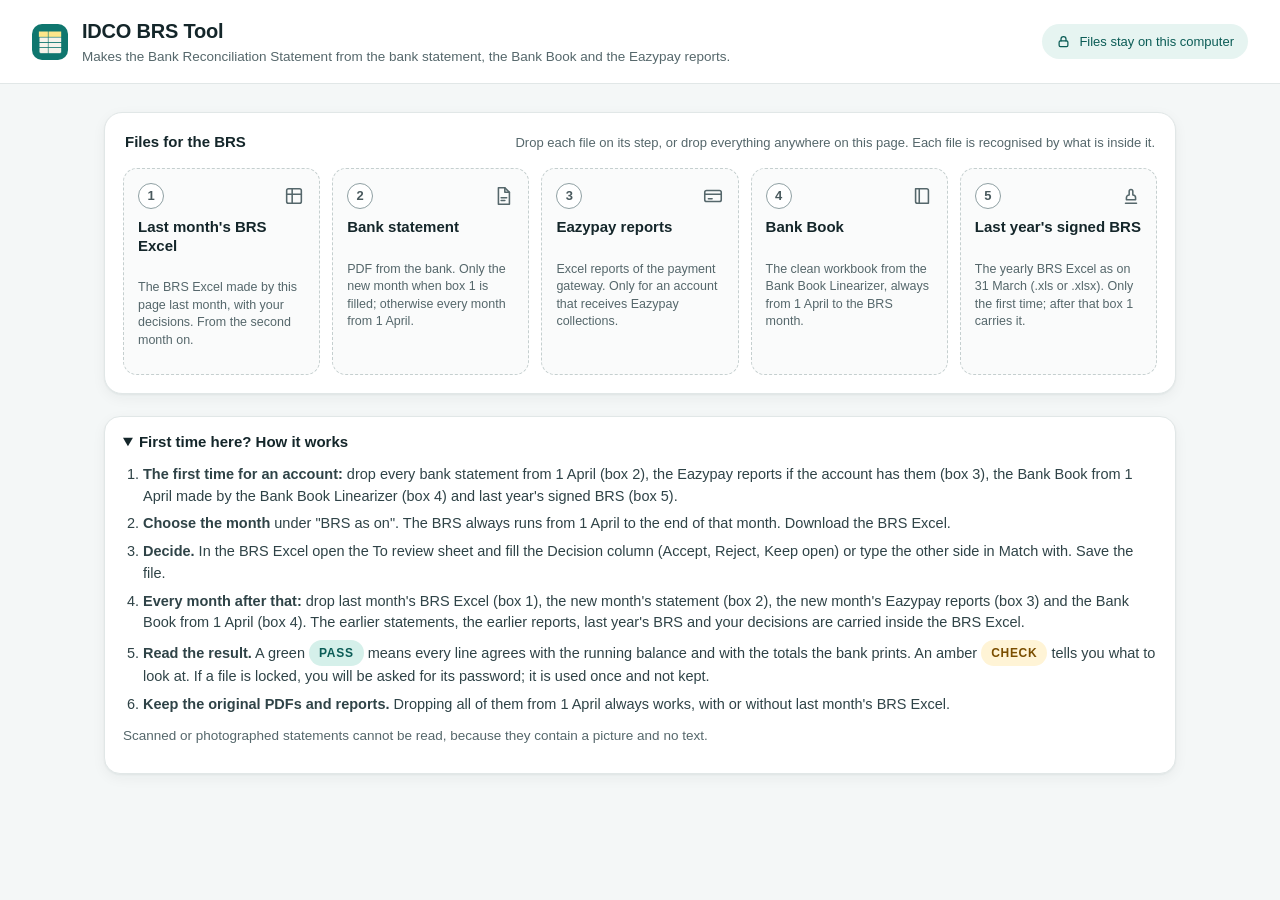
<file: index.html>
<!DOCTYPE html>
<html lang="en">
<head>
  <meta charset="utf-8">
  <title>IDCO BRS Tool</title>
  <meta http-equiv="refresh" content="0; url=app/page.html">
</head>
<body style="font-family: system-ui, sans-serif; padding: 2rem;">
  <p>Opening the tool… If nothing happens, <a href="app/page.html">click here</a>.</p>
</body>
</html>
</file>
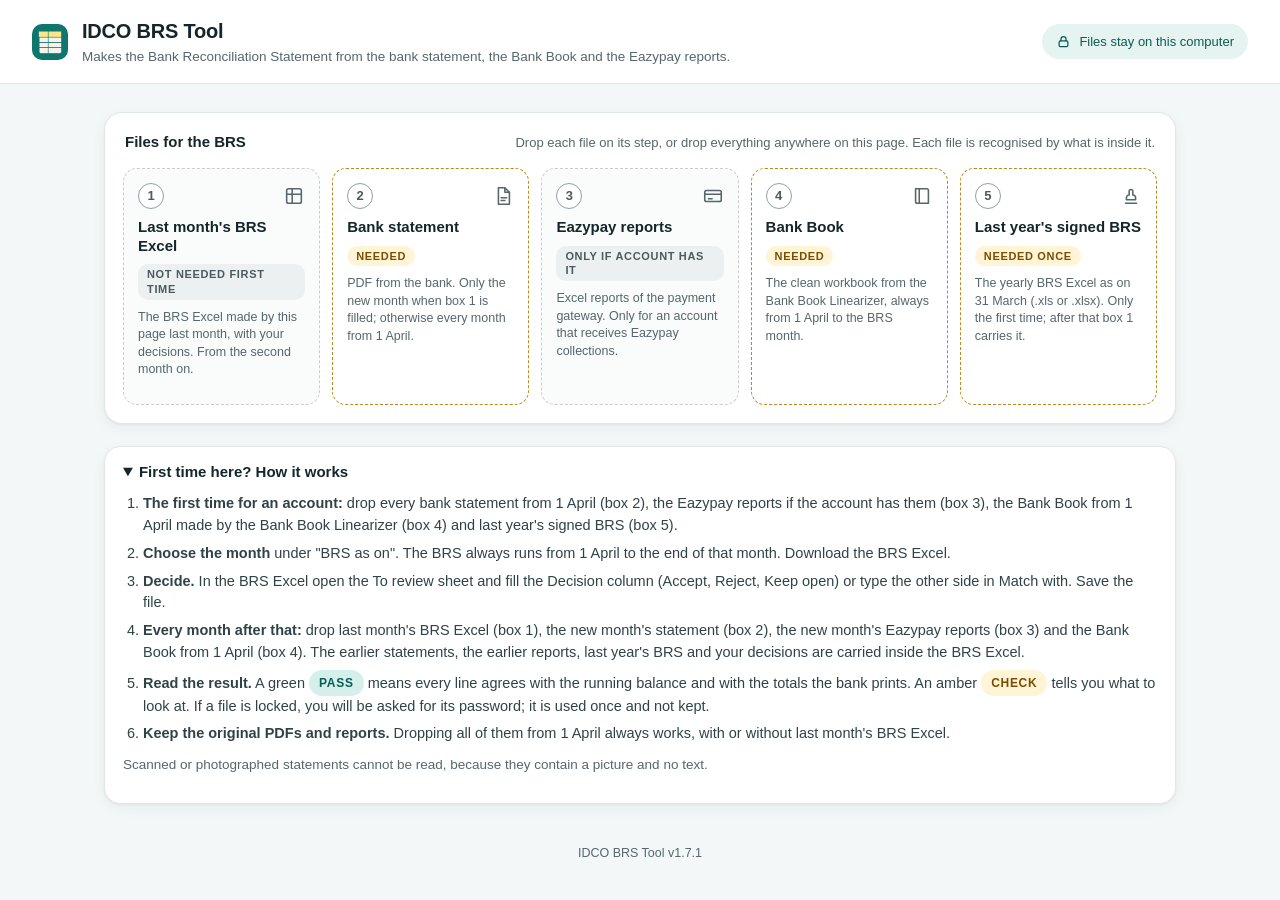
<file: app/page.html>
<!DOCTYPE html>
<html lang="en">
<head>
  <meta charset="utf-8">
  <meta name="viewport" content="width=device-width, initial-scale=1">
  <title>IDCO BRS Tool</title>
  <link rel="icon" href="../icons/icon48.png">
  <link rel="stylesheet" href="page.css">
</head>
<body>
  <header class="top">
    <div class="brand">
      <img src="../icons/icon48.png" alt="" width="36" height="36">
      <div>
        <h1>IDCO BRS Tool</h1>
        <p>Makes the Bank Reconciliation Statement from the bank statement, the Bank Book and the Eazypay reports.</p>
      </div>
    </div>
    <div class="private" title="The files are read by this page on your own computer. Nothing is uploaded."><svg aria-hidden="true" width="15" height="15" viewBox="0 0 24 24" fill="none" stroke="currentColor" stroke-width="2" stroke-linecap="round" stroke-linejoin="round"><rect x="5" y="11" width="14" height="9" rx="2"></rect><path d="M8 11V8a4 4 0 0 1 8 0v3"></path></svg><span>Files stay on this computer</span></div>
  </header>

  <main>
    <section id="drop" class="boxes" aria-label="Files for the BRS">
      <div class="boxes-head"><b>Files for the BRS</b><span>Drop each file on its step, or drop everything anywhere on this page. Each file is recognised by what is inside it.</span></div>
      <div class="boxgrid">
        <div class="box" data-kind="last" tabindex="0" role="button"><div class="box-top"><span class="box-no">1</span><svg class="box-icon" aria-hidden="true" width="22" height="22" viewBox="0 0 24 24" fill="none" stroke="currentColor" stroke-width="1.7" stroke-linecap="round" stroke-linejoin="round"><rect x="4" y="4" width="16" height="16" rx="2"></rect><path d="M4 10h16"></path><path d="M10 4v16"></path></svg></div><div class="box-title">Last month's BRS Excel</div><span class="pill" data-pill></span><div class="box-sub">The BRS Excel made by this page last month, with your decisions. From the second month on.</div><ul class="box-files"></ul></div>
        <div class="box" data-kind="stmt" tabindex="0" role="button"><div class="box-top"><span class="box-no">2</span><svg class="box-icon" aria-hidden="true" width="22" height="22" viewBox="0 0 24 24" fill="none" stroke="currentColor" stroke-width="1.7" stroke-linecap="round" stroke-linejoin="round"><path d="M7 3h7l5 5v13H7z"></path><path d="M14 3v5h5"></path><path d="M10 14h6"></path><path d="M10 17h4"></path></svg></div><div class="box-title">Bank statement</div><span class="pill" data-pill></span><div class="box-sub">PDF from the bank. Only the new month when box 1 is filled; otherwise every month from 1 April.</div><ul class="box-files"></ul></div>
        <div class="box" data-kind="ezy" tabindex="0" role="button"><div class="box-top"><span class="box-no">3</span><svg class="box-icon" aria-hidden="true" width="22" height="22" viewBox="0 0 24 24" fill="none" stroke="currentColor" stroke-width="1.7" stroke-linecap="round" stroke-linejoin="round"><rect x="3" y="6" width="18" height="12" rx="2"></rect><path d="M3 10h18"></path><path d="M7 15h4"></path></svg></div><div class="box-title">Eazypay reports</div><span class="pill" data-pill></span><div class="box-sub">Excel reports of the payment gateway. Only for an account that receives Eazypay collections.</div><ul class="box-files"></ul></div>
        <div class="box" data-kind="book" tabindex="0" role="button"><div class="box-top"><span class="box-no">4</span><svg class="box-icon" aria-hidden="true" width="22" height="22" viewBox="0 0 24 24" fill="none" stroke="currentColor" stroke-width="1.7" stroke-linecap="round" stroke-linejoin="round"><path d="M5 4h12a2 2 0 0 1 2 2v14H7a2 2 0 0 1-2-2z"></path><path d="M9 4v16"></path></svg></div><div class="box-title">Bank Book</div><span class="pill" data-pill></span><div class="box-sub">The clean workbook from the Bank Book Linearizer, always from 1 April to the BRS month.</div><ul class="box-files"></ul></div>
        <div class="box" data-kind="brs" tabindex="0" role="button"><div class="box-top"><span class="box-no">5</span><svg class="box-icon" aria-hidden="true" width="22" height="22" viewBox="0 0 24 24" fill="none" stroke="currentColor" stroke-width="1.7" stroke-linecap="round" stroke-linejoin="round"><path d="M6 20h12"></path><path d="M7 16h10v-2a3 3 0 0 0-3-3V7a2 2 0 0 0-4 0v4a3 3 0 0 0-3 3z"></path></svg></div><div class="box-title">Last year's signed BRS</div><span class="pill" data-pill></span><div class="box-sub">The yearly BRS Excel as on 31 March (.xls or .xlsx). Only the first time; after that box 1 carries it.</div><ul class="box-files"></ul></div>
      </div>
      <input id="file" type="file" accept="application/pdf,.pdf,.xlsx,.xls" multiple hidden>
    </section>

    <section id="notices" class="notices" hidden></section>

    <section id="progress" class="progress" hidden>
      <div class="bar"><div id="barfill" class="barfill"></div></div>
      <div id="progtext" class="progtext">Reading…</div>
    </section>

    <section id="problems" class="problems" hidden></section>

    <section id="toolbar" class="toolbar" hidden>
      <div id="summaryline" class="summaryline"></div>
      <div class="spacer"></div>
      <button id="dlall" class="btn primary" hidden>Download all Excel files</button>
      <button id="reset" class="btn ghost">Start again</button>
    </section>

    <section id="accounts" class="accounts"></section>

    <details class="how" id="how" open>
      <summary>First time here? How it works</summary>
      <ol>
        <li><b>The first time for an account:</b> drop every bank statement from 1 April (box 2), the Eazypay reports if the account has them (box 3), the Bank Book from 1 April made by the Bank Book Linearizer (box 4) and last year's signed BRS (box 5).</li>
        <li><b>Choose the month</b> under "BRS as on". The BRS always runs from 1 April to the end of that month. Download the BRS Excel.</li>
        <li><b>Decide.</b> In the BRS Excel open the To review sheet and fill the Decision column (Accept, Reject, Keep open) or type the other side in Match with. Save the file.</li>
        <li><b>Every month after that:</b> drop last month's BRS Excel (box 1), the new month's statement (box 2), the new month's Eazypay reports (box 3) and the Bank Book from 1 April (box 4). The earlier statements, the earlier reports, last year's BRS and your decisions are carried inside the BRS Excel.</li>
        <li><b>Read the result.</b> A green <span class="pill pass">PASS</span> means every line agrees with the running balance and with the totals the bank prints. An amber <span class="pill check">CHECK</span> tells you what to look at. If a file is locked, you will be asked for its password; it is used once and not kept.</li>
        <li><b>Keep the original PDFs and reports.</b> Dropping all of them from 1 April always works, with or without last month's BRS Excel.</li>
      </ol>
      <p class="fine">Scanned or photographed statements cannot be read, because they contain a picture and no text.</p>
    </details>
  </main>

  <div id="pwmodal" class="modal" hidden>
    <div class="modal-card" role="dialog" aria-modal="true" aria-labelledby="pwtitle">
      <h3 id="pwtitle">This statement is locked</h3>
      <p id="pwfile" class="pwfile"></p>
      <p id="pwmsg" class="pwmsg">Type the password given by the bank to open it.</p>
      <input id="pwinput" type="password" autocomplete="off" placeholder="Password">
      <label class="showpw"><input id="pwshow" type="checkbox"> Show password</label>
      <div class="modal-actions">
        <button id="pwskip" class="btn ghost">Skip this file</button>
        <button id="pwok" class="btn primary">Open</button>
      </div>
    </div>
  </div>

  <footer class="foot"><span id="ver"></span></footer>

  <script src="../lib/pdf.min.js"></script>
  <script src="../lib/pdf.worker.min.js"></script>
  <script src="../lib/exceljs.min.js"></script>
  <script src="../lib/xlsx.full.min.js"></script>
  <script src="../core/pdftext.js"></script>
  <script src="../core/reader.js"></script>
  <script src="../core/classify.js"></script>
  <script src="../core/merge.js"></script>
  <script src="../core/workbook.js"></script>
  <script src="../core/inputs.js"></script>
  <script src="../core/reconcile.js"></script>
  <script src="../core/scenarios.js"></script>
  <script src="../core/decisions.js"></script>
  <script src="../core/opening.js"></script>
  <script src="../core/brs.js"></script>
  <script src="../core/carry.js"></script>
  <script src="../core/reconbook.js"></script>
  <script src="page.js"></script>
</body>
</html>
</file>
<file: app/page.css>
:root {
  --paper: #f4f7f7; --card: #ffffff; --ink: #14262a; --muted: #55676b; --line: #e1e7e7; --soft: #eef2f2;
  --teal: #0f766e; --teal-dark: #0b5c56; --teal-soft: #e6f4f1; --teal-line: #9ccfc8;
  --pass-bg: #d5f0ea; --pass-ink: #0b5c56; --check-bg: #fff4d6; --check-ink: #7a4e00; --check-line: #e9cf8a; --bad-bg: #fde7e2; --bad-ink: #8c2b14;
  --shadow: 0 1px 2px rgba(20, 38, 42, .05), 0 4px 14px rgba(20, 38, 42, .05);
}
* { box-sizing: border-box; }
html, body { margin: 0; }
body { background: var(--paper); color: var(--ink); font: 15px/1.5 Inter, -apple-system, "Segoe UI", Roboto, "Helvetica Neue", Arial, sans-serif; }
[hidden] { display: none !important; }

.top { display: flex; align-items: center; justify-content: space-between; gap: 20px; padding: 16px 32px; border-bottom: 1px solid var(--line); background: var(--card); flex-wrap: wrap; }
.brand { display: flex; align-items: center; gap: 14px; }
.brand img { border-radius: 10px; }
.brand h1 { margin: 0; font-size: 20px; font-weight: 700; letter-spacing: -0.01em; }
.brand p { margin: 1px 0 0; color: var(--muted); font-size: 13.5px; }
.private { display: flex; align-items: center; gap: 8px; font-size: 13px; font-weight: 500; color: var(--teal-dark); background: var(--teal-soft); padding: 8px 14px; border-radius: 999px; white-space: nowrap; }

main { max-width: 1120px; margin: 0 auto; padding: 28px 24px 40px; }

/* the five steps */
.boxes { border: 1px solid var(--line); border-radius: 18px; background: var(--card); padding: 18px; box-shadow: var(--shadow); transition: border-color .15s, background .15s; }
.boxes.over { border-color: var(--teal); background: var(--teal-soft); }
.boxes-head { display: flex; align-items: baseline; justify-content: space-between; gap: 6px 16px; flex-wrap: wrap; font-size: 13px; color: var(--muted); margin: 0 2px 14px; }
.boxes-head b { color: var(--ink); font-size: 15px; font-weight: 600; }
.boxgrid { display: grid; grid-template-columns: repeat(auto-fit, minmax(185px, 1fr)); gap: 12px; }
.box { border: 1.5px dashed #c5cfcf; border-radius: 14px; background: #fafbfb; padding: 14px 14px 16px; cursor: pointer; outline: none; transition: border-color .15s, box-shadow .15s, background .15s, transform .15s; min-height: 150px; display: flex; flex-direction: column; gap: 9px; }
.box:hover, .box:focus-visible { border-color: var(--teal); background: #fff; }
.box.over { border-color: var(--teal); box-shadow: 0 0 0 4px var(--teal-soft); transform: translateY(-1px); }
.box.need { border-color: #b98a1e; background: #fff; }
.box.has { border: 1.5px solid var(--teal-line); background: #f1faf8; animation: landed .35s ease; }
@keyframes landed { from { box-shadow: 0 0 0 6px var(--teal-soft); } to { box-shadow: 0 0 0 0 transparent; } }
.box-top { display: flex; align-items: center; justify-content: space-between; gap: 8px; }
.box-no { flex: none; width: 26px; height: 26px; border-radius: 50%; background: #fff; border: 1.5px solid #8fa0a3; color: #4a5a5e; font-size: 13px; font-weight: 700; display: inline-flex; align-items: center; justify-content: center; }
.box.has .box-no { background: var(--teal); border-color: var(--teal); color: transparent; font-size: 0; }
.box.has .box-no::after { content: ""; width: 11px; height: 6px; border-left: 2.5px solid #fff; border-bottom: 2.5px solid #fff; transform: rotate(-45deg) translate(1px, -1px); }
.box-icon { color: var(--muted); flex: none; }
.box-title { font-weight: 600; line-height: 1.25; }
.box .pill { align-self: flex-start; max-width: 100%; white-space: normal; line-height: 1.35; font-size: 11px; padding: 3px 9px; border-radius: 10px; }
.box-sub { color: var(--muted); font-size: 12.5px; line-height: 1.4; }
.box.has .box-sub { display: none; }
.box-files { list-style: none; margin: 0; padding: 0; font-size: 13px; display: grid; gap: 6px; }
.box-files li { overflow-wrap: anywhere; line-height: 1.35; }
.box-files li + li { border-top: 1px dashed #cfe3df; padding-top: 6px; }
.box-files li b { font-weight: 600; }
.box-files li span { color: var(--muted); display: block; font-size: 12.5px; }
.box-files li.warn span { color: var(--check-ink); }

.pill { display: inline-block; font-weight: 700; font-size: 12px; letter-spacing: .06em; padding: 4px 10px; border-radius: 999px; vertical-align: 1px; }
.pill.pass { background: var(--pass-bg); color: var(--pass-ink); }
.pill.check, .pill.need { background: var(--check-bg); color: var(--check-ink); }
.pill.opt { background: #edf0f0; color: #4a5a5e; }

.notices { margin-top: 14px; background: var(--teal-soft); color: var(--teal-dark); border-radius: 12px; padding: 10px 14px; font-size: 14px; }
.notices div + div { margin-top: 4px; }
.link { color: var(--teal); text-decoration: underline; text-underline-offset: 2px; }

.progress { margin-top: 18px; }
.bar { height: 8px; background: #dfe6e6; border-radius: 999px; overflow: hidden; }
.barfill { height: 100%; width: 0; background: var(--teal); transition: width .15s; }
.progtext { margin-top: 6px; color: var(--muted); font-size: 14px; }

.problems { margin-top: 18px; display: grid; gap: 8px; }
.problem { background: var(--bad-bg); color: var(--bad-ink); border-radius: 12px; padding: 10px 14px; font-size: 14px; }
.problem b { font-weight: 650; }

.toolbar { display: flex; align-items: center; gap: 10px; margin: 24px 0 12px; flex-wrap: wrap; }
.summaryline { font-weight: 600; }
.spacer { flex: 1; }

.btn { font: inherit; font-weight: 600; border-radius: 10px; padding: 9px 16px; border: 1px solid transparent; cursor: pointer; min-height: 40px; transition: background .15s, box-shadow .15s; }
.btn.primary { background: var(--teal); color: #fff; }
.btn.primary:hover { background: var(--teal-dark); }
.btn.primary.big { font-size: 15px; padding: 12px 22px; border-radius: 12px; min-height: 46px; box-shadow: 0 2px 8px rgba(15, 118, 110, .25); }
.btn.ghost { background: #fff; color: var(--ink); border-color: #c5cfcf; }
.btn.ghost:hover { background: var(--soft); }
.btn:focus-visible { outline: 3px solid #99d5cf; outline-offset: 2px; }

.accounts { display: grid; gap: 18px; }
.acc { background: var(--card); border: 1px solid var(--line); border-radius: 18px; padding: 20px 22px; box-shadow: var(--shadow); }
.acc-head { display: flex; align-items: flex-start; gap: 14px; flex-wrap: wrap; }
.acc-title { flex: 1; min-width: 240px; }
.acc-title h2 { margin: 0; font-size: 18px; font-weight: 650; }
.acc-title .sub { color: var(--muted); font-size: 14px; margin-top: 2px; }
.verdict { margin: 10px 0 4px; font-size: 14px; color: var(--muted); }
.figs { display: grid; grid-template-columns: repeat(auto-fit, minmax(180px, 1fr)); gap: 10px; margin: 14px 0 6px; }
.fig { background: var(--paper); border-radius: 12px; padding: 10px 12px; }
.fig .k { color: var(--muted); font-size: 12.5px; }
.fig .v { font-size: 16.5px; font-weight: 650; font-variant-numeric: tabular-nums; margin-top: 1px; }
.fig .n { color: var(--muted); font-size: 12.5px; }

details { margin-top: 12px; border-top: 1px solid var(--line); padding-top: 10px; }
summary { cursor: pointer; font-weight: 600; color: var(--teal-dark); }
table.checks { width: 100%; border-collapse: collapse; margin-top: 8px; font-size: 14px; }
table.checks td { padding: 6px 8px; border-bottom: 1px solid var(--soft); vertical-align: top; }
table.checks td.r { width: 72px; text-align: center; }
table.checks td.d { color: var(--muted); }
.look { margin-top: 10px; background: var(--check-bg); color: #4a3200; border: 1px solid var(--check-line); border-radius: 12px; padding: 10px 14px; font-size: 14px; }
.look ul { margin: 6px 0 0 18px; padding: 0; }
.fine { color: var(--muted); font-size: 13.5px; margin-top: 10px; }

details.how { margin-top: 22px; background: var(--card); border: 1px solid var(--line); border-radius: 16px; padding: 14px 18px; color: #2f4347; box-shadow: var(--shadow); }
details.how summary { color: var(--ink); }
details.how ol { margin: 10px 0 0; padding-left: 20px; display: grid; gap: 6px; font-size: 14.5px; }

.modal { position: fixed; inset: 0; background: rgba(20, 38, 42, .45); display: flex; align-items: center; justify-content: center; padding: 20px; z-index: 10; }
.modal-card { background: var(--card); border-radius: 16px; padding: 22px 24px; width: 100%; max-width: 420px; box-shadow: 0 20px 60px rgba(0, 0, 0, .25); }
.modal-card h3 { margin: 0 0 4px; font-size: 18px; }
.pwfile { margin: 0; font-weight: 600; word-break: break-all; }
.pwmsg { margin: 8px 0 10px; color: var(--muted); }
.pwmsg.wrong { color: var(--bad-ink); }
#pwinput { width: 100%; font: inherit; padding: 10px 12px; border: 1px solid #c5cfcf; border-radius: 10px; background: #fff; }
#pwinput:focus { outline: 3px solid #99d5cf; border-color: var(--teal); }
.showpw { display: block; margin-top: 8px; font-size: 13.5px; color: var(--muted); }
.modal-actions { display: flex; justify-content: flex-end; gap: 10px; margin-top: 16px; }

.foot { text-align: center; color: var(--muted); font-size: 12.5px; padding: 0 0 26px; }
@media (max-width: 640px) { .top { padding: 14px 16px; } main { padding: 18px 14px 30px; } }

/* matching and the BRS */
.recon { margin-top: 16px; }
.recon.empty { color: var(--muted); font-size: 14px; border: 1.5px dashed #c5cfcf; border-radius: 14px; padding: 14px 16px; }
.recon.empty b { color: var(--ink); }
.recon-head { display: flex; align-items: center; justify-content: space-between; gap: 14px; flex-wrap: wrap; }
.recon-head .sub { color: var(--muted); font-size: 13px; }
.recon-head.banner { border-radius: 16px; padding: 18px 20px; justify-content: flex-start; }
.recon-head.banner.good { background: var(--teal-soft); border: 1px solid var(--teal-line); }
.recon-head.banner.warn { background: var(--check-bg); border: 1px solid var(--check-line); }
.banner-icon { flex: none; width: 44px; height: 44px; border-radius: 50%; background: var(--teal); display: flex; align-items: center; justify-content: center; }
.banner.warn .banner-icon { background: #b97a00; }
.banner-text { flex: 1; min-width: 240px; }
.banner-title { font-size: 21px; font-weight: 700; letter-spacing: -0.01em; line-height: 1.25; }
.banner-sub { font-size: 14px; color: #2f4347; margin-top: 2px; }
.banner-text .sub { margin-top: 4px; }
.recon .figs { grid-template-columns: repeat(auto-fit, minmax(170px, 1fr)); }
.recon .fig { background: #fff; border: 1px solid var(--line); }
.recon .fig.good .v { color: var(--pass-ink); } .recon .fig.warn .v { color: var(--check-ink); } .recon .fig.bad .v { color: var(--bad-ink); }
.acc.waiting { border-style: dashed; color: var(--muted); box-shadow: none; } .acc.waiting b { color: var(--ink); } .acc.waiting p { margin: 4px 0 0; }

.brs { margin: 14px 0 6px; }
.brs-head { display: flex; align-items: center; gap: 8px; flex-wrap: wrap; }
.brs select.month { font: inherit; padding: 7px 10px; min-height: 40px; border-radius: 8px; border: 1px solid #c5cfcf; background: #fff; }
.brs .sub { color: var(--muted); font-size: 13px; }
.bigfigs { display: grid; grid-template-columns: repeat(auto-fit, minmax(220px, 1fr)); gap: 12px; margin-top: 12px; }
.bigfig { background: #fff; border: 1px solid var(--line); border-radius: 14px; padding: 14px 16px; }
.bigfig .k { font-size: 13px; color: var(--muted); }
.bigfig .v { font-size: 24px; font-weight: 700; letter-spacing: -0.01em; font-variant-numeric: tabular-nums; }
.bigfig .n { font-size: 12.5px; color: var(--muted); }
.bigfig.good .v { color: var(--pass-ink); } .bigfig.bad .v { color: var(--bad-ink); }
.brs-table { width: 100%; border-collapse: collapse; margin-top: 12px; font-size: 14.5px; }
.brs-table td { padding: 9px 6px; border-bottom: 1px solid var(--soft); vertical-align: top; }
.brs-table td.n { width: 54px; text-align: right; color: var(--muted); font-variant-numeric: tabular-nums; }
.brs-table td.amt { width: 200px; text-align: right; font-variant-numeric: tabular-nums; }
.brs-table tr.tot td { font-weight: 650; }
.brs-table tr.good td.amt { color: var(--pass-ink); }
.brs-table tr.bad td.amt { color: var(--bad-ink); }
.tag { display: inline-block; min-width: 40px; text-align: center; font-size: 11.5px; font-weight: 700; border-radius: 6px; padding: 2px 7px; margin-right: 4px; }
.tag.add { background: var(--pass-bg); color: var(--pass-ink); }
.tag.less { background: var(--bad-bg); color: var(--bad-ink); }
@media (prefers-reduced-motion: reduce) { .box, .box.has, .btn { animation: none; transition: none; } }
</file>
